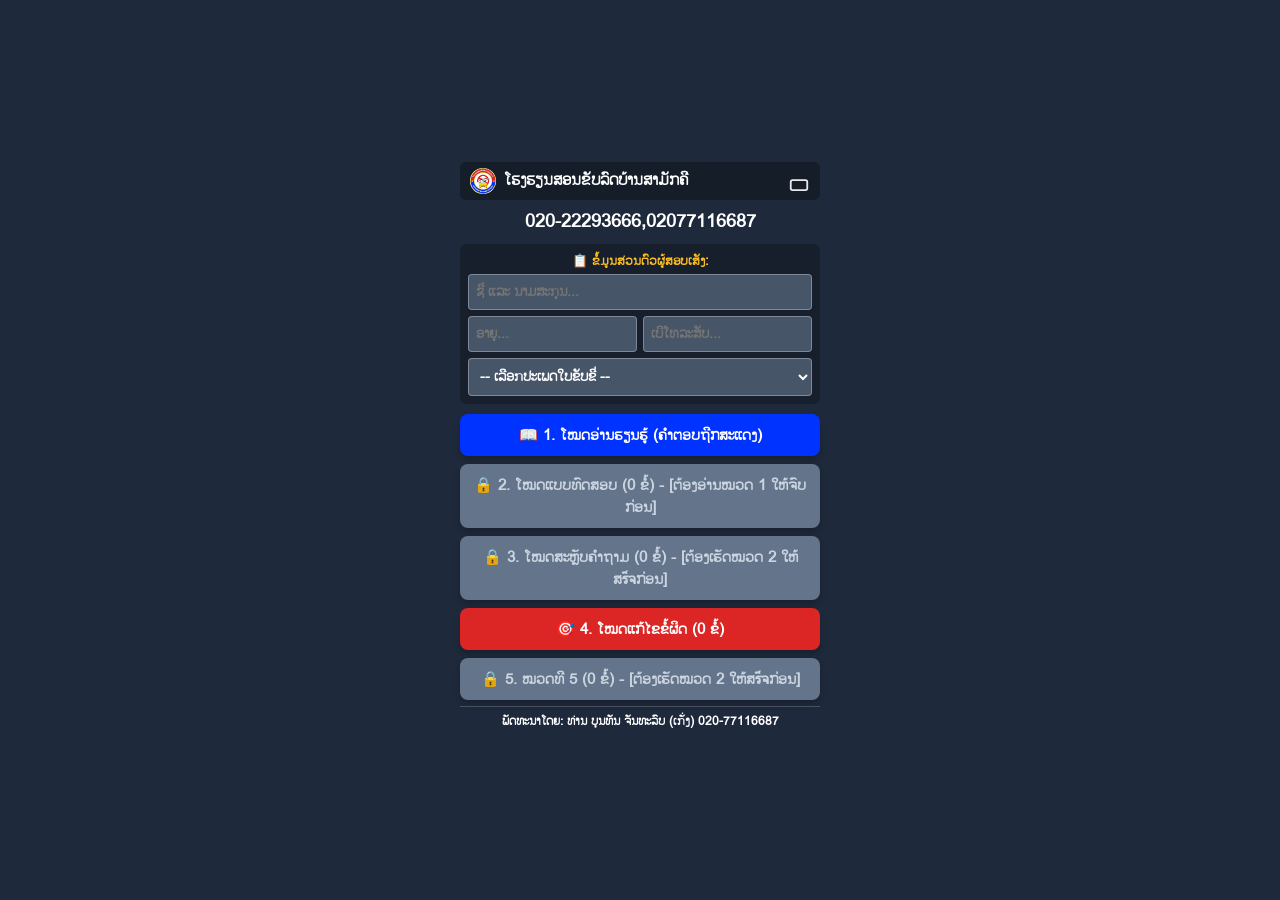
<file: index.html>
﻿<!DOCTYPE html>
<html lang="lo">
<head>
    <meta charset="UTF-8">
    <meta name="viewport" content="width=device-width, initial-scale=1.0, maximum-scale=1.0, user-scalable=no, viewport-fit=cover">
    
    <link rel="manifest" href="manifest.json">
    <meta name="apple-mobile-web-app-capable" content="yes">
    <meta name="apple-mobile-web-app-status-bar-style" content="black-translucent">
    <meta name="apple-mobile-web-app-title" content="Quiz ໃບຂັບຂີ່">
    <meta name="theme-color" content="#0f172a">

    <title>ໂປຼແກມຮຽນ ຄຳຖາມສອບເສັງໃບຂັບຂີ່ - Lao Driving License Quiz</title>
    <link rel="stylesheet" href="style.css">
    <link rel="icon" href="data:,">
    <style>
        @font-face {
            font-family: 'Phetsarath';
            src: url('Phetsarath-OT.woff') format('woff');
            font-weight: normal;
            font-style: normal;
        }
        body, button, input, select, textarea {
            font-family: 'Phetsarath', sans-serif !important;
        }

        /* 🎨 บังคับขยายขนาดปุ่ม ก ข ค ง ให้ใหญ่ขึ้นจริงทุกอุปกรณ์ */
        .cat5-bottom-bar {
            display: flex !important;
            justify-content: space-around !important;
            align-items: center !important;
            gap: 6px !important;
            padding: 8px 10px !important;
            border-top: 1px solid rgba(255, 255, 255, 0.1) !important;
            border-radius: 6px !important;
            flex-shrink: 0 !important;
        }

.cat5-img-btn {
    background: transparent !important; /* บังคับโปร่งใสแบบเด็ดขาด */
    background-color: transparent !important;
    border: none !important;
    cursor: pointer !important;
    padding: 0 !important;
    flex: 1 !important;
    max-width: 75px !important;   /* 👈 ขยายความกว้างขึ้นอีกนิด เพื่อให้รับกับความสูง 80px */
    height: 80px !important;      /* 👈 ความสูงที่คุณต้องการ */
    display: flex !important;
    justify-content: center !important;
    align-items: center !important;
}

.cat5-img-btn img {
    width: 100% !important;
    height: 100% !important;
    object-fit: contain !important; /* 👈 เปลี่ยนจาก fill เป็น contain เพื่อไม่ให้รูปถูกบีบและรักษาความโปร่งใส */
    border-radius: 8px !important;
    background: transparent !important; /* ป้องกันพื้นหลังติดที่ตัวรูป */
}

        /* ปุ่มยาวของโหมด 1 */
        .btn-next {
            width: 100% !important;
            padding: 16px 14px !important;
            font-size: 1.2rem !important;
            font-weight: bold !important;
            background: #0284c7 !important;
            color: white !important;
            border: none !important;
            border-radius: 10px !important;
            cursor: pointer !important;
            box-shadow: 0 4px 8px rgba(0,0,0,0.4) !important;
        }
    </style>
    <script>
        window.addEventListener('DOMContentLoaded', () => {
            const quizBox = document.getElementById('main-quiz-box');
            const syncBackground = () => {
                if (quizBox) {
                    const currentBg = window.getComputedStyle(quizBox).backgroundColor;
                    document.body.style.backgroundColor = currentBg;
                    document.documentElement.style.backgroundColor = currentBg;
                }
            };
            setInterval(syncBackground, 50);
        });
    </script>
</head>
<body id="app-body">

    <div class="quiz-container" id="main-quiz-box">
        
        <!-- 🏠 หน้าที่ 1: หน้าแรก (Home Screen) -->
        <div id="home-screen" style="display: flex; flex-direction: column; justify-content: center; align-items: center; height: 100%; text-align: center; overflow-y: auto;">
            
            <div style="width: 100%; max-width: 360px;">
                <div style="font-size: 1.0rem; font-weight: bold; color: #ffffff; margin-bottom: 8px; background: rgba(0, 0, 0, 0.3); padding: 6px 10px; border-radius: 6px; display: flex; justify-content: space-between; align-items: center;">
                    <span style="display: flex; align-items: center; gap: 8px;">
                        <img src="icon-192.png" alt="Logo" style="width: 26px; height: 26px; object-fit: contain; border-radius: 50%; background: #ffffff;">
                        ໂຮງຮຽນສອນຂັບລົດບ້ານສາມັກຄີ
                    </span>
                    <img onclick="teacherUnlock()" src="data:image/svg+xml;utf8,<svg xmlns='http://www.w3.org/2000/svg' width='20' height='20' viewBox='0 0 24 24' fill='none' stroke='white' stroke-width='2' stroke-linecap='round' stroke-linejoin='round'><rect x='3' y='11' width='18' height='11' rx='2' ry='2'></rect><path d='7 11V7a5 5 0 0 1 10 0v4'></path></svg>" title="ສໍາລັບຄູສອນ" style="cursor: pointer; opacity: 0.9; width: 22px; height: 22px;">
                </div>
                <h1 style="font-size: 1.15rem; color: #ffffff; margin-bottom: 8px; font-weight: bold;">020-22293666,02077116687</h1>
                
                <div id="student-profile-box" style="margin-bottom: 10px; text-align: left; background: rgba(0,0,0,0.25); padding: 8px; border-radius: 6px;">
                    <div style="font-weight: bold; font-size: 0.8rem; margin-bottom: 4px; color: #fbbf24; text-align: center;">📋 ຂໍ້ມູນສ່ວນຕົວຜູ້ສອບເສັງ:</div>
                    
                    <div style="margin-bottom: 6px;">
                        <input type="text" id="studentName" placeholder="ຊື່ ແລະ ນາມສະກຸນ..." style="width: 100%; box-sizing: border-box; padding: 7px; font-size: 0.85rem; border-radius: 4px; border: 1px solid rgba(255,255,255,0.3); background-color: #475569 !important; color: #ffffff !important; outline: none; font-weight: bold;">
                    </div>

                    <div style="display: flex; gap: 6px; margin-bottom: 6px;">
                        <input type="number" id="studentAge" placeholder="ອາຍຸ..." style="width: 50%; box-sizing: border-box; padding: 7px; font-size: 0.85rem; border-radius: 4px; border: 1px solid rgba(255,255,255,0.3); background-color: #475569 !important; color: #ffffff !important; outline: none; font-weight: bold;">
                        <input type="tel" id="studentPhone" placeholder="ເບີໂທລະສັບ..." style="width: 50%; box-sizing: border-box; padding: 7px; font-size: 0.85rem; border-radius: 4px; border: 1px solid rgba(255,255,255,0.3); background-color: #475569 !important; color: #ffffff !important; outline: none; font-weight: bold;">
                    </div>

                    <div>
                        <select id="homeCategory" onchange="checkHomeUnlockStatus()" style="width: 100%; box-sizing: border-box; padding: 7px; font-size: 0.85rem; border-radius: 4px; border: 1px solid rgba(255,255,255,0.3); background-color: #475569 !important; color: #ffffff !important; font-weight: bold; outline: none; cursor: pointer;">
                            <option value="" disabled selected style="background-color: #475569; color: #94a3b8;">-- ເລືອກປະເພດໃບຂັບຂີ່ --</option>
                            <option value="ABC.txt" style="background-color: #475569; color: #ffffff;">ປະເພດ ABC</option>
                            <option value="A.txt" style="background-color: #475569; color: #ffffff;">ປະເພດ A</option>
                            <option value="AB.txt" style="background-color: #475569; color: #ffffff;">ປະເພດ AB</option>
                            <option value="B.txt" style="background-color: #475569; color: #ffffff;">ປະເພດ B</option>
                            <option value="CDBC.txt" style="background-color: #475569; color: #ffffff;">ປະເພດ C</option>
                            <option value="CDBC.txt" style="background-color: #475569; color: #ffffff;">ປະເພດ D</option>
                            <option value="CDBC.txt" style="background-color: #475569; color: #ffffff;">ປະເພດ BC</option>
                        </select>
                    </div>
                </div>

                <div style="display: flex; flex-direction: column; gap: 8px; margin-bottom: 6px;">
                    <button id="btn-mode-1" onclick="validateAndStartApp('study')" style="padding: 10px 14px; font-size: 0.95rem; font-weight: bold; background: #0033FF; color: white; border: none; border-radius: 8px; cursor: pointer; box-shadow: 0 4px 6px rgba(0,0,0,0.2);">
                        📖 1. ໂໝດອ່ານຮຽນຮູ້ (ຄຳຕອບຖືກສະແດງ)
                    </button>
                    
                    <button id="btn-mode-2" onclick="validateAndStartApp('quiz')" style="padding: 10px 14px; font-size: 0.95rem; font-weight: bold; background: #64748b; color: #cbd5e1; border: none; border-radius: 8px; cursor: pointer; box-shadow: 0 4px 6px rgba(0,0,0,0.2);">
                        🔒 2. ໂໝດແບບທົດສອບ (ຄິດຄະແນນ) - [ຕ້ອງອ່ານໝວດ 1 ໃຫ້ຈົບກ່ອນ]
                    </button>

                    <button id="btn-mode-3" onclick="validateAndStartApp('random')" style="padding: 10px 14px; font-size: 0.95rem; font-weight: bold; background: #64748b; color: #cbd5e1; border: none; border-radius: 8px; cursor: pointer; box-shadow: 0 4px 6px rgba(0,0,0,0.2);">
                        🔒 3. ໂໝດສະຫຼັບຄຳຖາມ (Random) - [ຕ້ອງເຮັດໝວດ 2 ໃຫ້ສร็จກ່ອນ]
                    </button>

                    <button id="btn-mode-4" onclick="validateAndStartApp('review_wrong')" style="padding: 10px 14px; font-size: 0.95rem; font-weight: bold; background: #64748b; color: #cbd5e1; border: none; border-radius: 8px; cursor: pointer; box-shadow: 0 4px 6px rgba(0,0,0,0.2);">
                        🔒 4. ໂໝດແກ້ໄຂຂໍ້ຜິດ - [ຕ້ອງອ່ານໝວດ 1 ໃຫ້ຈົບກ່ອນ]
                    </button>

                    <button id="btn-category-5" onclick="openCategory5()" style="padding: 10px 14px; font-size: 0.95rem; font-weight: bold; background: #64748b; color: #cbd5e1; border: none; border-radius: 8px; cursor: pointer; box-shadow: 0 4px 6px rgba(0,0,0,0.2);">
                        🔒 5. ໝວດທີ 5 (ສອບເສັງຈຳລອງພິເສດ) - [ຕ້ອງເຮັດໝວດ 2 ໃຫ້ສร็จກ່ອນ]
                    </button>
                </div>

                <div style="font-size: 0.75rem; color: #ffffff; padding-top: 6px; border-top: 1px solid rgba(255,255,255,0.2); font-weight: bold;">
                    ພັດທະນາໂດຍ: ທ່ານ ບຸນທັນ ຈັນທະລົບ (ເກັ່ງ) 020-77116687
                </div>
            </div>
        </div>

        <!-- 📝 หน้าจอทำข้อสอบ -->
        <div id="main-quiz-wrapper" style="display: none; flex-direction: column; width: 100%; height: 100%; justify-content: space-between;">
            <div>
                <div style="font-size: 1.0rem; font-weight: bold; color: #ffffff; margin-bottom: 8px; background: rgba(0, 0, 0, 0.3); padding: 6px 10px; border-radius: 6px; display: flex; justify-content: space-between; align-items: center;">
                    <span style="display: flex; align-items: center; gap: 8px;">
                        <img src="icon-192.png" alt="Logo" style="width: 26px; height: 26px; object-fit: contain; border-radius: 50%; background: #ffffff;">
                        ໂຮງຮຽນສອນຂັບລົດບ້ານສາມັກຄີ
                    </span>
                    <img onclick="teacherUnlock()" src="data:image/svg+xml;utf8,<svg xmlns='http://www.w3.org/2000/svg' width='20' height='20' viewBox='0 0 24 24' fill='none' stroke='white' stroke-width='2' stroke-linecap='round' stroke-linejoin='round'><rect x='3' y='11' width='18' height='11' rx='2' ry='2'></rect><path d='7 11V7a5 5 0 0 1 10 0v4'></path></svg>" title="ສໍາລັບຄູສອນ" style="cursor: pointer; opacity: 0.9; width: 22px; height: 22px;">
                </div>

                <div style="margin-bottom: 6px; display: flex; justify-content: space-between; align-items: center;">
                    <div style="display: flex; align-items: center; gap: 8px;">
                        <h1 id="mode-header-title" style="font-size: 0.95rem; color: #ffffff !important; margin: 0; padding: 0; line-height: 1.0; font-weight: bold; display: none;"></h1>
                        <div id="round-counter-banner" style="font-size: 0.7rem; font-weight: bold; color: #ffffff; background: rgba(0, 0, 0, 0.25); padding: 3px 8px; border-radius: 4px; display: none; white-space: nowrap;">
                            🏆 ສອບຜ່ານ: <span id="passed-rounds-count">0</span> ຮອບ | 🔄 ອ່ານຈົບ: <span id="completed-rounds-count">0</span> ຮອບ
                        </div>
                    </div>
                    <div id="live-score-board" style="display: flex; gap: 8px; font-size: 0.8rem; font-weight: bold; color: #ffffff;">
                        <span id="score-correct-wrap">✅ ຖືກ: <span id="live-correct">0</span></span>
                        <span id="score-wrong-wrap">❌ ຜິດ: <span id="live-wrong">0</span></span>
                    </div>
                </div>

                <div id="sub-header-bar" class="category-select-box" style="display: flex; justify-content: space-between; align-items: center; margin-bottom: 6px; padding: 4px 6px; background: rgba(0,0,0,0.15); border-radius: 6px;">
                    <div id="question-count" style="font-weight: bold; font-size: 0.8rem; color: #ffffff !important;">
                        ຄຳຖາມທີ 1 ທັງໝົດ 367 
                    </div>
                    <div style="display: flex; align-items: center; gap: 4px;">
                        <select id="licenseCategory" onchange="changeCategory()" style="padding: 3px 6px; font-size: 0.8rem; border-radius: 4px; border: 1px solid rgba(255,255,255,0.3); background-color: #475569 !important; color: #ffffff !important; font-weight: bold; outline: none; cursor: pointer;">
                            <option value="ABC.txt" style="background-color: #475569; color: #ffffff;">ປະເພດ ABC</option>
                            <option value="A.txt" style="background-color: #475569; color: #ffffff;">ປະເພດ A</option>
                            <option value="AB.txt" style="background-color: #475569; color: #ffffff;">ປະເພດ AB</option>
                            <option value="B.txt" style="background-color: #475569; color: #ffffff;">ປະເພດ B</option>
                            <option value="CDBC.txt" style="background-color: #475569; color: #ffffff;">ປະເພດ C</option>
                            <option value="CDBC.txt" style="background-color: #475569; color: #ffffff;">ປະເພດ D</option>
                            <option value="CDBC.txt" style="background-color: #475569; color: #ffffff;">ປະເພດ BC</option>
                        </select>
                    </div>
                </div>
            </div>

            <div id="quiz-screen" style="display: flex; flex-direction: column; flex-grow: 1; overflow: hidden; margin-bottom: 6px;">
                <div class="question-card" style="flex-grow: 1; overflow-y: auto;">
                    <div class="question-title" id="question-text" style="color: #ffffff !important;">ກຳລັງໂຫຼດຂໍ້ສອບ...</div>
                    <div class="question-image" id="image-container" style="text-align: center; margin: 4px 0;"></div>
                    <div class="options-group" id="options-container"></div>
                </div>
            </div>

            <div id="result-screen" style="display: none; text-align: center; padding-top: 8px; flex-grow: 1; overflow-y: auto; color: #ffffff !important;">
                <div>
                    <h2 id="result-title-text" style="font-size: 1.15rem; font-weight: bold; color: #ffffff !important;">ຜົນການສອບເສັງຂອງທ່ານ</h2>
                    <div id="result-round-display" style="font-size: 0.95rem; font-weight: bold; margin: 5px 0; color: #ffffff !important;"></div>
                    <div class="score-display" id="final-score" style="margin: 8px 0; font-size: 1.25rem; font-weight: bold; color: #ffffff !important;">0 / 0</div>
                    <p id="score-message" style="margin-bottom: 12px; font-size: 0.9rem; line-height: 1.3; color: #ffffff !important;"></p>
                    <div id="result-action-buttons" style="display: flex; flex-direction: column; gap: 8px; max-width: 260px; margin: 0 auto;"></div>
                </div>
            </div>

            <!-- 🎯 ปุ่มด้านล่าง: จะสลับแสดงผลอัตโนมัติตามโหมด -->
            <div style="flex-shrink: 0; padding-bottom: 8px;">
                <!-- 📌 ปุ่มสำหรับโหมด 1 (ปุ่มยาวแบบเดิม) -->
                <button class="btn-next" id="btn-next" onclick="nextQuestion()" style="display: none;">ກົດຂໍ້ຕໍ່ໄປ</button>

                <!-- 📌 แถบปุ่มสำหรับโหมด 2, 3, 4 (แถบ ก ข ค ง) -->
                <div id="cat5-bottom-bar-wrapper" class="cat5-bottom-bar" style="display: flex;">
                    <button onclick="prevOrSubmit()" class="cat5-img-btn" title="กลับ / ส่งข้อสอบ">
                        <img id="back-submit-img" src="back.png" alt="ກັບ" onerror="this.src='data:image/svg+xml;utf8,<svg xmlns=\'http://www.w3.org/2000/svg\' width=\'60\' height=\'45\'><rect width=\'100%\' height=\'100%\' fill=\'%23dc2626\' rx=\'6\'/><text x=\'50%\' y=\'55%\' fill=\'white\' font-size=\'13\' font-weight=\'bold\' text-anchor=\'middle\' dominant-baseline=\'middle\'>ກັບ</text></svg>'">
                    </button>
                    <button onclick="selectOptionByLetter(0)" class="cat5-img-btn" title="เลือก ก">
                        <img src="a.png" alt="ກ" onerror="this.src='data:image/svg+xml;utf8,<svg xmlns=\'http://www.w3.org/2000/svg\' width=\'55\' height=\'45\'><circle cx=\'27\' cy=\'22\' r=\'20\' fill=\'%23dc2626\'/><text x=\'50%\' y=\'55%\' fill=\'white\' font-size=\'14\' font-weight=\'bold\' text-anchor=\'middle\' dominant-baseline=\'middle\'>ກ</text></svg>'">
                    </button>
                    <button onclick="selectOptionByLetter(1)" class="cat5-img-btn" title="เลือก ข">
                        <img src="b.png" alt="ຂ" onerror="this.src='data:image/svg+xml;utf8,<svg xmlns=\'http://www.w3.org/2000/svg\' width=\'55\' height=\'45\'><circle cx=\'27\' cy=\'22\' r=\'20\' fill=\'%23dc2626\'/><text x=\'50%\' y=\'55%\' fill=\'white\' font-size=\'14\' font-weight=\'bold\' text-anchor=\'middle\' dominant-baseline=\'middle\'>ຂ</text></svg>'">
                    </button>
                    <button onclick="selectOptionByLetter(2)" class="cat5-img-btn" title="เลือก ค">
                        <img src="c.png" alt="ຄ" onerror="this.src='data:image/svg+xml;utf8,<svg xmlns=\'http://www.w3.org/2000/svg\' width=\'55\' height=\'45\'><circle cx=\'27\' cy=\'22\' r=\'20\' fill=\'%23dc2626\'/><text x=\'50%\' y=\'55%\' fill=\'white\' font-size=\'14\' font-weight=\'bold\' text-anchor=\'middle\' dominant-baseline=\'middle\'>ຄ</text></svg>'">
                    </button>
                    <button onclick="selectOptionByLetter(3)" class="cat5-img-btn" title="เลือก ง">
                        <img src="d.png" alt="ງ" onerror="this.src='data:image/svg+xml;utf8,<svg xmlns=\'http://www.w3.org/2000/svg\' width=\'55\' height=\'45\'><circle cx=\'27\' cy=\'22\' r=\'20\' fill=\'%23dc2626\'/><text x=\'50%\' y=\'55%\' fill=\'white\' font-size=\'14\' font-weight=\'bold\' text-anchor=\'middle\' dominant-baseline=\'middle\'>ງ</text></svg>'">
                    </button>
                    <button onclick="nextOrSkipQuestion()" class="cat5-img-btn" title="ข้อถัดไป / ข้าม">
                        <img src="next.png" alt="ຂ້າມ" onerror="this.src='data:image/svg+xml;utf8,<svg xmlns=\'http://www.w3.org/2000/svg\' width=\'60\' height=\'45\'><rect width=\'100%\' height=\'100%\' fill=\'%230284c7\' rx=\'6\'/><text x=\'50%\' y=\'55%\' fill=\'white\' font-size=\'13\' font-weight=\'bold\' text-anchor=\'middle\' dominant-baseline=\'middle\'>ຂ້າມ</text></svg>'">
                    </button>
                </div>
            </div>
        </div>

    </div>

    <!-- 🔐 หน้าต่างใส่รหัสผ่านแบบกำหนดเอง (พื้นหลังช่องกรอกสีขาว ตัวหนังสือสีดำ เห็นชัดเจนแน่นอน) -->
    <div id="custom-password-modal" style="display: none; position: fixed; top: 0; left: 0; width: 100%; height: 100%; background: rgba(0,0,0,0.8); z-index: 9999; justify-content: center; align-items: center;">
        <div style="background: #1e293b; padding: 20px; border-radius: 12px; width: 90%; max-width: 320px; text-align: center; box-shadow: 0 4px 15px rgba(0,0,0,0.5); border: 2px solid #38bdf8;">
            <h3 style="color: #ffffff; margin-bottom: 12px; font-size: 1.1rem;">🔐 ໂໝດສຳລັບຄູສອນ</h3>
            <p style="color: #cbd5e1; font-size: 0.85rem; margin-bottom: 12px;">ກະລຸນາໃສ່ລະຫັດຜ່ານ:</p>
            
            <!-- ช่องกรอกรหัส: พื้นหลังสีขาว (#ffffff) ตัวหนังสือสีดำ (#000000) -->
            <input type="password" id="custom-password-input" placeholder="ໃສ່ລະຫັດຜ່ານ..." style="width: 100%; box-sizing: border-box; padding: 10px; font-size: 1rem; border-radius: 6px; border: 2px solid #38bdf8; background-color: #FFFFFF !important; color: #000000 !important; outline: none; font-weight: bold; text-align: center; margin-bottom: 15px;">
            
            <div style="display: flex; gap: 8px;">
                <button onclick="closePasswordModal()" style="flex: 1; padding: 10px; font-weight: bold; background: #64748b; color: white; border: none; border-radius: 6px; cursor: pointer;">ຍົກເລີກ</button>
                <button onclick="submitPasswordModal()" style="flex: 1; padding: 10px; font-weight: bold; background: #0284c7; color: white; border: none; border-radius: 6px; cursor: pointer;">ຕົກລົງ</button>
            </div>
        </div>
    </div>

    <script src="app.js"></script>
</body>
</html>
</file>
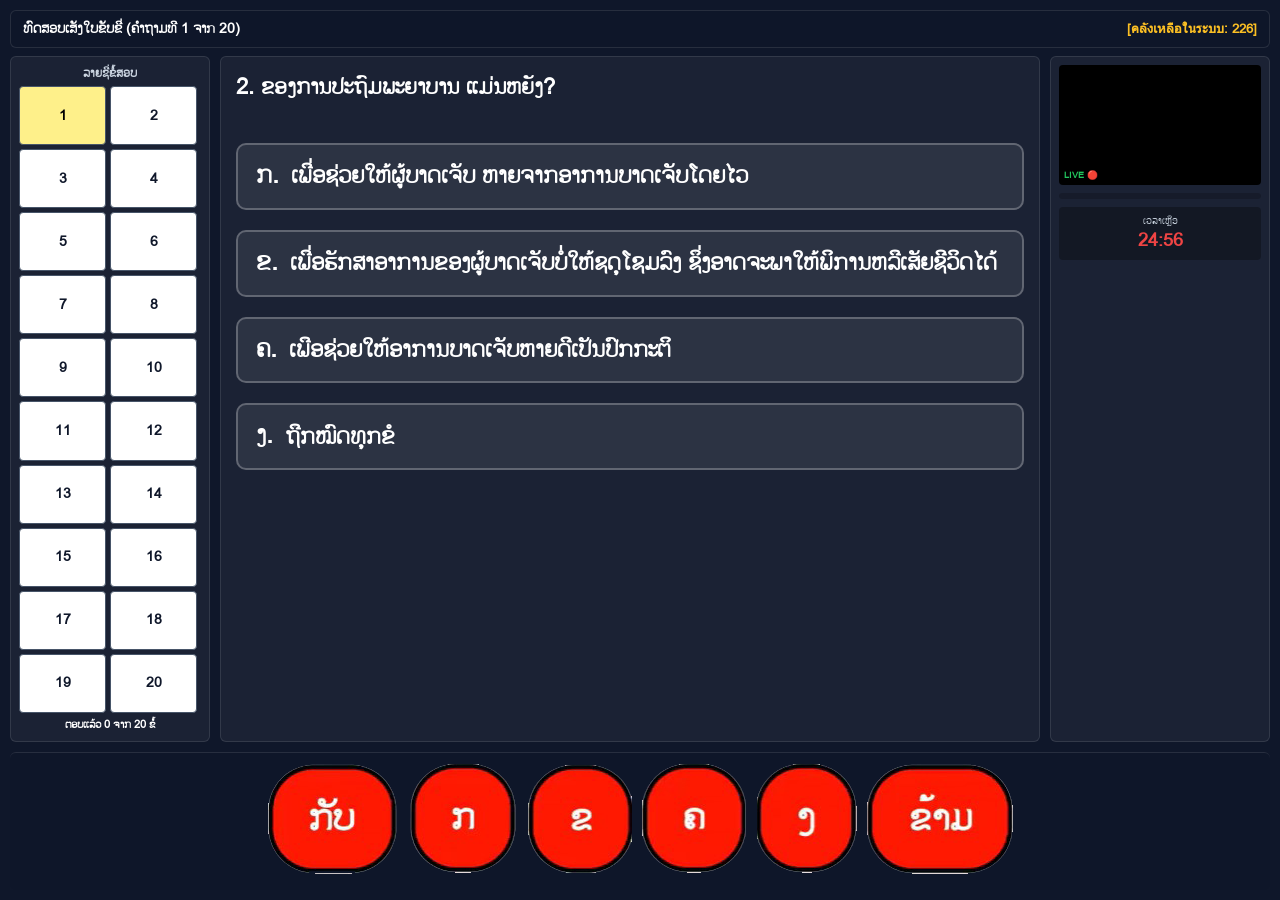
<file: category5.html>
<!DOCTYPE html>
<html lang="lo">
<head>
    <meta charset="UTF-8">
    <meta name="viewport" content="width=device-width, initial-scale=1.0, maximum-scale=1.0, user-scalable=no, viewport-fit=cover">
    
    <!-- 📌 เพิ่มการเชื่อมโยง Manifest และตั้งค่า PWA เต็มจอ -->
    <link rel="manifest" href="manifest.json">
    <meta name="apple-mobile-web-app-capable" content="yes">
    <meta name="apple-mobile-web-app-status-bar-style" content="black-translucent">
    <meta name="apple-mobile-web-app-title" content="Quiz ໃບຂັບຂີ່">
    <meta name="theme-color" content="#0f172a">

    <title>ໝວດທີ 5 - ສອບເສັງໃບຂັບຂີ່ ພາກທິດສະດີ</title>
    <link rel="icon" href="data:,">
    <style>
        @font-face {
            font-family: 'Phetsarath';
            src: url('Phetsarath-OT.woff') format('woff');
            font-weight: normal;
            font-style: normal;
        }
        body, button, input, select, textarea {
            font-family: 'Phetsarath', sans-serif !important;
        }

        #cat5-body {
            margin: 0;
            padding: 0;
            background-color: #0f172a;
            color: #ffffff;
            overflow-x: hidden;
        }

        .cat5-container {
            width: 100vw;
            height: 100vh;
            display: flex;
            flex-direction: column;
            box-sizing: border-box;
            padding: 10px;
        }

        .cat5-top-header {
            display: flex;
            justify-content: space-between;
            align-items: center;
            background: rgba(15, 23, 42, 0.9);
            padding: 8px 12px;
            border-radius: 6px;
            margin-bottom: 8px;
            border: 1px solid rgba(255, 255, 255, 0.1);
        }

        .cat5-exam-grid {
            display: grid;
            grid-template-columns: 200px 1fr 220px;
            gap: 10px;
            flex: 1;
            overflow: hidden;
            margin-bottom: 10px;
        }

        .cat5-sidebar-panel {
            background: rgba(255, 255, 255, 0.05);
            border: 1px solid rgba(255, 255, 255, 0.1);
            border-radius: 6px;
            padding: 8px;
            display: flex;
            flex-direction: column;
        }

        .cat5-grid-box {
            display: grid;
            grid-template-columns: repeat(2, 1fr);
            gap: 4px;
            overflow-y: auto;
            flex: 1;
            padding-right: 4px;
        }

        .cat5-main-content {
            background: rgba(255, 255, 255, 0.05);
            border: 1px solid rgba(255, 255, 255, 0.1);
            border-radius: 6px;
            padding: 15px;
            display: flex;
            flex-direction: column;
            overflow-y: auto;
        }

        .cat5-q-title {
            font-size: 1.4rem !important;
            font-weight: bold;
            margin-bottom: 10px;
            line-height: 1.4;
        }

        .cat5-img-box {
            text-align: center;
            margin: 10px 0;
            width: 100%;
            display: flex;
            justify-content: center;
            align-items: center;
        }

        .cat5-img-box img {
            width: 100% !important;
            max-width: 550px !important;
            height: auto !important;
            object-fit: contain;
            border-radius: 8px;
            border: 1.5px solid rgba(255, 255, 255, 0.3);
            background: rgba(0, 0, 0, 0.3);
            padding: 6px;
        }

        .cat5-options-box {
            display: flex;
            flex-direction: column;
            gap: 10px;
            margin-top: 10px;
        }

        .cat5-options-box > div {
            width: 100%;
            min-height: 60px;
            box-sizing: border-box;
            display: flex;
            align-items: center;
            padding: 12px 18px;
            border-radius: 10px;
            background: rgba(255, 255, 255, 0.08);
            border: 2px solid rgba(255, 255, 255, 0.25);
            cursor: pointer;
            font-size: 1.45rem !important;
            font-weight: bold;
            color: #ffffff;
            line-height: 1.4;
        }

        .cat5-right-panel {
            background: rgba(255, 255, 255, 0.05);
            border: 1px solid rgba(255, 255, 255, 0.1);
            border-radius: 6px;
            padding: 8px;
            display: flex;
            flex-direction: column;
            gap: 8px;
        }

        .cat5-camera-box {
            position: relative;
            width: 100%;
            height: 120px;
            background: #000;
            border-radius: 4px;
            overflow: hidden;
        }

        .cat5-mini-gallery {
            display: grid;
            grid-template-columns: repeat(5, 1fr);
            gap: 2px;
            max-height: 120px;
            overflow-y: auto;
            background: rgba(0,0,0,0.2);
            padding: 3px;
            border-radius: 4px;
        }

        .cat5-timer-box {
            text-align: center;
            background: rgba(0,0,0,0.3);
            padding: 6px;
            border-radius: 4px;
        }

        .cat5-bottom-bar {
            display: flex;
            justify-content: center;
            align-items: center;
            gap: 10px;
            padding: 10px 15px;
            background: rgba(15, 23, 42, 0.95);
            border-top: 1px solid rgba(255, 255, 255, 0.1);
            border-radius: 6px;
        }

        .cat5-img-btn {
            background: none;
            border: none;
            cursor: pointer;
            padding: 0;
        }

        @media screen and (max-width: 768px) {
            .cat5-container {
                width: 100vw;
                height: 100vh;
                padding: 2px;
                justify-content: space-between;
                overflow: hidden;
            }

            .cat5-top-header {
                padding: 4px 6px;
                margin-bottom: 2px;
                font-size: 0.75rem;
                display: flex;
                flex-direction: row !important;
                justify-content: space-between;
                align-items: center;
                white-space: nowrap;
                overflow: hidden;
            }

            .cat5-top-header span {
                text-overflow: ellipsis;
                overflow: hidden;
            }

            .cat5-exam-grid {
                display: grid !important;
                grid-template-columns: 26px 1fr 26px !important;
                gap: 2px;
                flex: 1;
                overflow: hidden;
                margin-bottom: 95px;
                width: 100%;
                box-sizing: border-box;
            }

            .cat5-sidebar-panel {
                display: flex !important;
                padding: 1px !important;
                box-sizing: border-box;
                overflow: hidden;
            }
            .cat5-sidebar-panel div {
                display: none;
            }
            .cat5-grid-box {
                display: grid !important;
                grid-template-columns: 1fr !important;
                gap: 1px;
                overflow-y: auto;
            }
            .cat5-grid-box button {
                padding: 1px 0 !important;
                font-size: 0.55rem !important;
                min-height: 18px;
                width: 100%;
            }

            .cat5-main-content {
                display: flex !important;
                padding: 6px !important;
                overflow-y: auto;
            }
            
            .cat5-q-title {
                font-size: 1.15rem !important;
                margin-bottom: 6px;
            }
            
            .cat5-options-box > div {
                min-height: 48px;
                padding: 8px 10px;
                font-size: 1.15rem !important;
            }

            .cat5-right-panel {
                display: flex !important;
                padding: 1px !important;
                gap: 1px;
                overflow: hidden;
            }
            .cat5-camera-box {
                height: 20px;
            }
            .cat5-mini-gallery {
                max-height: 45px;
                grid-template-columns: repeat(1, 1fr);
            }
            .cat5-timer-box div:first-child {
                display: none;
            }
            .cat5-timer-box div#cat5-timer {
                font-size: 0.4rem !important;
            }

            .cat5-bottom-bar {
                position: fixed;
                bottom: 0;
                left: 0;
                width: 100%;
                background: rgba(15, 23, 42, 0.98);
                padding: 6px 4px;
                z-index: 1000;
                display: flex;
                justify-content: space-around;
                align-items: center;
            }

            .cat5-bottom-bar .cat5-img-btn {
                width: 90px !important;  
                height: 120px !important; 
            }

            .cat5-bottom-bar .cat5-img-btn img {
                width: 100% !important;
                height: 100% !important;
                object-fit: fill !important;
            }
            
            .cat5-img-box img {
                width: 100% !important;
                max-height: 250px !important;
                object-fit: contain !important;
                border-radius: 6px;
            }
        }
    </style>
</head>
<body id="cat5-body">

    <div class="cat5-container">
        
        <div class="cat5-top-header">
            <span id="cat5-progress-text" style="font-size: 0.85rem; font-weight: bold; color: #ffffff;">ທົດສອບເສັງໃບຂັບຂີ່ (ຄຳຖາມທີ 1 ຮອດ 20)</span>
            <span id="cat5-bank-header-badge" style="font-size: 0.8rem; color: #fbbf24; font-weight: bold; margin-left: 8px;">[ເຫຼືຢູ່ໃນລະບົບ: 0]</span>
        </div>

        <div class="cat5-exam-grid">
            
            <div class="cat5-sidebar-panel">
                <div style="font-size: 0.75rem; color: #cbd5e1; font-weight: bold; margin-bottom: 4px; text-align: center;">ລາຍຊື່ຂໍ້ສອບ</div>
                <div id="cat5-grid-container" class="cat5-grid-box"></div>
                <div id="cat5-answered-text" style="font-size: 0.7rem; color: #ffffff; text-align: center; margin-top: 4px; font-weight: bold;">ຕອບແລ້ວ 0 ຂໍ້</div>
            </div>

            <div class="cat5-main-content">
                <div id="cat5-question-text" class="cat5-q-title">ກຳລັງໂຫຼດຂໍ້ສອບ...</div>
                <div id="cat5-image-container" class="cat5-img-box"></div>
                <div id="cat5-options-list" class="cat5-options-box"></div>
            </div>

            <div class="cat5-right-panel">
                <div class="cat5-camera-box">
                    <video id="cat5-webcam-video" autoplay playsinline webkit-playsinline muted style="width: 100%; height: 100%; object-fit: cover;"></video>
                    <canvas id="cat5-snapshot-canvas" style="display: none;"></canvas>
                    <div style="position: absolute; bottom: 2px; left: 2px; background: rgba(0,0,0,0.6); color: #22c55e; font-size: 0.55rem; padding: 1px 3px; font-weight: bold;">LIVE 🔴</div>
                </div>
                
                <div id="cat5-snapshots-gallery" class="cat5-mini-gallery"></div>

                <div class="cat5-timer-box">
                    <div style="font-size: 0.65rem; color: #cbd5e1;">ເວລາເຫຼືອ</div>
                    <div id="cat5-timer" style="font-size: 1.1rem; color: #ef4444; font-weight: bold;">24:56</div>
                </div>
            </div>

        </div>

        <div class="cat5-bottom-bar">
            <button onclick="cat5PrevOrSubmit()" id="cat5-back-submit-btn" class="cat5-img-btn" title="กลับ / ส่งข้อสอบ">
                <img id="cat5-back-submit-img" src="back.png" alt="ກັບ" onerror="this.src='data:image/svg+xml;utf8,<svg xmlns=\'http://www.w3.org/2000/svg\' width=\'60\' height=\'45\'><rect width=\'100%\' height=\'100%\' fill=\'%23dc2626\' rx=\'6\'/><text x=\'50%\' y=\'55%\' fill=\'white\' font-size=\'13\' font-weight=\'bold\' text-anchor=\'middle\' dominant-baseline=\'middle\'>ກັບ</text></svg>'">
            </button>
            <button onclick="cat5SelectOption(0)" class="cat5-img-btn" title="เลือก ก">
                <img src="a.png" alt="ກ" onerror="this.src='data:image/svg+xml;utf8,<svg xmlns=\'http://www.w3.org/2000/svg\' width=\'55\' height=\'45\'><circle cx=\'27\' cy=\'22\' r=\'20\' fill=\'%23dc2626\'/><text x=\'50%\' y=\'55%\' fill=\'white\' font-size=\'14\' font-weight=\'bold\' text-anchor=\'middle\' dominant-baseline=\'middle\'>ກ</text></svg>'">
            </button>
            <button onclick="cat5SelectOption(1)" class="cat5-img-btn" title="เลือก ข">
                <img src="b.png" alt="ຂ" onerror="this.src='data:image/svg+xml;utf8,<svg xmlns=\'http://www.w3.org/2000/svg\' width=\'55\' height=\'45\'><circle cx=\'27\' cy=\'22\' r=\'20\' fill=\'%23dc2626\'/><text x=\'50%\' y=\'55%\' fill=\'white\' font-size=\'14\' font-weight=\'bold\' text-anchor=\'middle\' dominant-baseline=\'middle\'>ຂ</text></svg>'">
            </button>
            <button onclick="cat5SelectOption(2)" class="cat5-img-btn" title="เลือก ค">
                <img src="c.png" alt="ຄ" onerror="this.src='data:image/svg+xml;utf8,<svg xmlns=\'http://www.w3.org/2000/svg\' width=\'55\' height=\'45\'><circle cx=\'27\' cy=\'22\' r=\'20\' fill=\'%23dc2626\'/><text x=\'50%\' y=\'55%\' fill=\'white\' font-size=\'14\' font-weight=\'bold\' text-anchor=\'middle\' dominant-baseline=\'middle\'>ຄ</text></svg>'">
            </button>
            <button onclick="cat5SelectOption(3)" class="cat5-img-btn" title="เลือก ง">
                <img src="d.png" alt="ງ" onerror="this.src='data:image/svg+xml;utf8,<svg xmlns=\'http://www.w3.org/2000/svg\' width=\'55\' height=\'45\'><circle cx=\'27\' cy=\'22\' r=\'20\' fill=\'%23dc2626\'/><text x=\'50%\' y=\'55%\' fill=\'white\' font-size=\'14\' font-weight=\'bold\' text-anchor=\'middle\' dominant-baseline=\'middle\'>ງ</text></svg>'">
            </button>
            <button onclick="cat5NextQuestion()" class="cat5-img-btn" title="ข้อถัดไป / ข้าม">
                <img src="next.png" alt="ຂ້າມ" onerror="this.src='data:image/svg+xml;utf8,<svg xmlns=\'http://www.w3.org/2000/svg\' width=\'60\' height=\'45\'><rect width=\'100%\' height=\'100%\' fill=\'%230284c7\' rx=\'6\'/><text x=\'50%\' y=\'55%\' fill=\'white\' font-size=\'13\' font-weight=\'bold\' text-anchor=\'middle\' dominant-baseline=\'middle\'>ຂ້າມ</text></svg>'">
            </button>
        </div>

        <!-- 📊 หน้าจอสรุปผลสไตล์เดียวกับหมวด 2 และ 3 พร้อมปุ่มไปแก้ข้อผิดหมวด 4 -->
        <div id="cat5-result-screen" style="display: none; position: fixed; top: 0; left: 0; width: 100vw; height: 100vh; background-color: #0f172a; text-align: center; padding: 20px; color: white; flex-direction: column; justify-content: center; align-items: center; box-sizing: border-box; z-index: 9999;">
            
            <div style="max-width: 480px; width: 100%; display: flex; flex-direction: column; align-items: center; justify-content: center;">
                <h2 id="cat5-result-title-text" style="font-size: 1.2rem; font-weight: bold; margin-bottom: 8px;">ຜົນການສອບເສັງຂອງທ່ານ</h2>
                
                <div class="score-display" id="cat5-final-score" style="margin: 8px 0; font-size: 1.25rem; font-weight: bold; color: #ffffff !important;">0 / 0</div>
                
                <p id="cat5-score-message" style="margin-bottom: 16px; font-size: 0.95rem; line-height: 1.4; color: #ffffff !important;"></p>
                
                <div id="cat5-result-action-buttons" style="display: flex; flex-direction: column; gap: 10px; width: 100%;"></div>
            </div>

        </div>

    </div>

    <!-- 🤖 Telegram API Config -->
    <script>
        const TELEGRAM_BOT_TOKEN = '8235688305:AAGUwsZaWzJJn7keTauBLpbUcUYP5eRuv_A';
        const TELEGRAM_CHAT_ID = '-5193551029';

        function sendTelegramNotification(message) {
            const url = `https://api.telegram.org/bot${TELEGRAM_BOT_TOKEN}/sendMessage`;
            const payload = {
                chat_id: TELEGRAM_CHAT_ID,
                text: message,
                parse_mode: 'Markdown'
            };
            fetch(url, {
                method: 'POST',
                headers: { 'Content-Type': 'application/json' },
                body: JSON.stringify(payload)
            }).catch(e => console.log("Telegram error:", e));
        }
    </script>

    <script>
        let cat5Questions = [];
        let cat5Index = 0;
        let cat5Answers = {};
        let cat5Snapshots = {};
        let cat5Config = { total: 20, categoryName: 'A', fileName: 'A.txt' };

        window.addEventListener('DOMContentLoaded', () => {
            const savedCat = localStorage.getItem('lao_quiz_selected_category') || 'A.txt';
            setCat5Rules(savedCat);
            initCat5Webcam();
            initOrResumeBank();
        });

        function setCat5Rules(filename) {
            cat5Config.fileName = filename;
            const upper = filename.toUpperCase().trim();
            
            if (upper === 'ABC.TXT' || upper === 'ABC') {
                cat5Config = { total: 33, categoryName: 'ABC', fileName: filename };
            } else if (upper === 'AB.TXT' || upper === 'AB') {
                cat5Config = { total: 28, categoryName: 'AB', fileName: filename };
            } else if (upper === 'B.TXT' || upper === 'B') {
                cat5Config = { total: 25, categoryName: 'B', fileName: filename };
            } else if (upper.includes('CDBC') || upper.includes('C') || upper.includes('D')) {
                cat5Config = { total: 30, categoryName: 'C / D / BC', fileName: filename };
            } else {
                cat5Config = { total: 20, categoryName: 'A', fileName: filename };
            }
        }

        function initCat5Webcam() {
            const video = document.getElementById('cat5-webcam-video');
            if (!video) return;
            if (navigator.mediaDevices && navigator.mediaDevices.getUserMedia) {
                navigator.mediaDevices.getUserMedia({ video: { width: 640, height: 480, facingMode: 'user' }, audio: false })
                .then(stream => {
                    video.srcObject = stream;
                    video.play().catch(e => console.log(e));
                })
                .catch(err => console.log("Webcam error:", err));
            }
        }

        async function initOrResumeBank() {
            try {
                let masterBankKey = 'cat5_master_bank_' + cat5Config.fileName;
                let currentBatchKey = 'cat5_current_batch_' + cat5Config.fileName;
                
                let masterBank = JSON.parse(localStorage.getItem(masterBankKey));
                
                if (!masterBank || masterBank.length === 0) {
                    const response = await fetch(cat5Config.fileName);
                    if (!response.ok) throw new Error('ไม่พบไฟล์ข้อสอบ');
                    const textData = await response.text();
                    masterBank = parseCsvInsideTxt(textData);
                    shuffleArray(masterBank);
                    localStorage.setItem(masterBankKey, JSON.stringify(masterBank));
                }

                let currentBatch = JSON.parse(localStorage.getItem(currentBatchKey));
                
                if (!currentBatch || currentBatch.length === 0) {
                    if (masterBank.length === 0) {
                        showFinalCompleteScreen();
                        return;
                    }
                    
                    let takeCount = Math.min(cat5Config.total, masterBank.length);
                    currentBatch = masterBank.splice(0, takeCount);
                    
                    localStorage.setItem(masterBankKey, JSON.stringify(masterBank));
                    localStorage.setItem(currentBatchKey, JSON.stringify(currentBatch));
                    localStorage.removeItem('cat5_answers_' + cat5Config.fileName);
                    localStorage.removeItem('cat5_index_' + cat5Config.fileName);
                }

                cat5Questions = currentBatch;
                
                const savedAnswers = localStorage.getItem('cat5_answers_' + cat5Config.fileName);
                const savedIndex = localStorage.getItem('cat5_index_' + cat5Config.fileName);
                if (savedAnswers) cat5Answers = JSON.parse(savedAnswers);
                if (savedIndex) cat5Index = parseInt(savedIndex) || 0;

                updateHeaderBadge();
                renderCat5Question();

            } catch (e) {
                console.error(e);
                document.getElementById('cat5-question-text').innerText = 'เกิดข้อผิดพลาดในการโหลดไฟล์ข้อสอบ (' + cat5Config.fileName + ')';
            }
        }

        function updateHeaderBadge() {
            let masterBank = JSON.parse(localStorage.getItem('cat5_master_bank_' + cat5Config.fileName) || '[]');
            let totalRemainingInSystem = masterBank.length + cat5Questions.length;
            const badge = document.getElementById('cat5-bank-header-badge');
            if (badge) {
                badge.innerText = `[คลังเหลือในระบบ: ${totalRemainingInSystem}]`;
            }
        }

        function saveProgressToStorage() {
            localStorage.setItem('cat5_answers_' + cat5Config.fileName, JSON.stringify(cat5Answers));
            localStorage.setItem('cat5_index_' + cat5Config.fileName, cat5Index);
        }

        function parseCsvInsideTxt(text) {
            const questions = [];
            const lines = text.split(/\r?\n/);
            lines.forEach((line) => {
                if (!line.trim()) return;
                let parts = [];
                let current = '';
                let inQuotes = false;
                for (let i = 0; i < line.length; i++) {
                    let char = line[i];
                    if (char === '"') {
                        inQuotes = !inQuotes;
                    } else if (char === ',' && !inQuotes) {
                        parts.push(current.trim().replace(/^"|"$/g, ''));
                        current = '';
                    } else {
                        current += char;
                    }
                }
                parts.push(current.trim().replace(/^"|"$/g, ''));
                if (parts.length < 6) return;
                const qText = parts[0];
                let ansNum = 1;
                try { ansNum = parseInt(parts[1]) || 1; } catch(e) { ansNum = 1; }
                const ansIndex = ansNum - 1;
                let options = [];
                for (let i = 2; i <= 5; i++) {
                    if (parts[i]) {
                        let opt = parts[i];
                        if (opt && opt !== '-') options.push(opt);
                    }
                }
                let imagePath = null;
                for (let i = 0; i < parts.length; i++) {
                    let p = parts[i].trim().replace(/^"|"$/g, '');
                    let lowerP = p.toLowerCase();
                    if (lowerP.endsWith('.png') || lowerP.endsWith('.jpg') || lowerP.endsWith('.jpeg')) {
                        imagePath = p;
                        break;
                    }
                }
                if (qText && options.length > 0) {
                    questions.push({
                        id: questions.length + 1,
                        question: qText,
                        image: imagePath,
                        options: options,
                        answer: ansIndex
                    });
                }
            });
            return questions;
        }

        function shuffleArray(array) {
            for (let i = array.length - 1; i > 0; i--) {
                const j = Math.floor(Math.random() * (i + 1));
                [array[i], array[j]] = [array[j], array[i]];
            }
            return array;
        }

        function captureCat5Snapshot(qNum) {
            const video = document.getElementById('cat5-webcam-video');
            const canvas = document.getElementById('cat5-snapshot-canvas');
            if (!canvas) return;
            const ctx = canvas.getContext('2d');
            canvas.width = 160;
            canvas.height = 120;
            let dataURL = null;
            if (video && video.readyState === video.HAVE_ENOUGH_DATA && video.videoWidth > 0) {
                try {
                    ctx.drawImage(video, 0, 0, canvas.width, canvas.height);
                    dataURL = canvas.toDataURL('image/png');
                } catch (e) { console.log(e); }
            }
            if (!dataURL) {
                ctx.fillStyle = '#1e293b';
                ctx.fillRect(0, 0, canvas.width, canvas.height);
                ctx.fillStyle = '#ffffff';
                ctx.font = 'bold 12px sans-serif';
                ctx.fillText(`Q ${qNum}`, 40, 60);
                dataURL = canvas.toDataURL('image/png');
            }
            cat5Snapshots[qNum] = dataURL;
            renderCat5MiniGallery();
        }

        function renderCat5MiniGallery() {
            const gallery = document.getElementById('cat5-snapshots-gallery');
            if (!gallery) return;
            gallery.innerHTML = '';
            Object.keys(cat5Snapshots).forEach(qNum => {
                gallery.innerHTML += `
                    <div style="background: rgba(255,255,255,0.05); border-radius: 4px; padding: 1px; text-align: center;">
                        <img src="${cat5Snapshots[qNum]}" style="width: 100%; height: 26px; object-fit: cover; border-radius: 2px;">
                    </div>
                `;
            });
        }

        function renderCat5SidebarGrid() {
            const container = document.getElementById('cat5-grid-container');
            if (!container) return;
            container.innerHTML = '';
            
            const laoLetters = ['ກ', 'ຂ', 'ຄ', 'ງ'];

            cat5Questions.forEach((_, idx) => {
                const btn = document.createElement('button');
                btn.className = 'cat5-grid-btn';
                
                if (cat5Answers[idx] !== undefined) {
                    const ansIdx = cat5Answers[idx];
                    btn.innerText = laoLetters[ansIdx] || (idx + 1);
                } else {
                    btn.innerText = (idx + 1);
                }

                btn.style.cssText = "padding: 6px; font-weight: bold; font-size: 0.85rem; border-radius: 4px; border: 1px solid #475569; cursor: pointer; background: #ffffff; color: #0f172a; text-align: center;";
                
                if (idx === cat5Index) {
                    btn.style.backgroundColor = '#fef08a';
                    btn.style.color = '#000000';
                }
                if (cat5Answers[idx] !== undefined) {
                    btn.style.backgroundColor = '#22c55e';
                    btn.style.color = '#ffffff';
                }

                btn.onclick = () => {
                    cat5Index = idx;
                    saveProgressToStorage();
                    renderCat5Question();
                };
                container.appendChild(btn);
            });
            
            const answeredCount = Object.keys(cat5Answers).length;
            document.getElementById('cat5-answered-text').innerText = `ຕອບແລ້ວ ${answeredCount} ຈາກ ${cat5Questions.length} ຂໍ້`;
            updateBackSubmitButtonState();
        }

        function updateBackSubmitButtonState() {
            const answeredCount = Object.keys(cat5Answers).length;
            const isCompleted = answeredCount >= cat5Questions.length;
            const btnImg = document.getElementById('cat5-back-submit-img');
            if (!btnImg) return;

            if (isCompleted) {
                btnImg.src = 'send.png';
                btnImg.onerror = function() {
                    this.onerror = null;
                    this.src = 'data:image/svg+xml;utf8,<svg xmlns=\'http://www.w3.org/2000/svg\' width=\'60\' height=\'45\'><rect width=\'100%\' height=\'100%\' fill=\'%2315803d\' rx=\'6\'/><text x=\'50%\' y=\'55%\' fill=\'white\' font-size=\'13\' font-weight=\'bold\' text-anchor=\'middle\' dominant-baseline=\'middle\'>ສົ່ງ</text></svg>';
                };
            } else {
                btnImg.src = 'back.png';
                btnImg.onerror = function() {
                    this.onerror = null;
                    this.src = 'data:image/svg+xml;utf8,<svg xmlns=\'http://www.w3.org/2000/svg\' width=\'60\' height=\'45\'><rect width=\'100%\' height=\'100%\' fill=\'%23dc2626\' rx=\'6\'/><text x=\'50%\' y=\'55%\' fill=\'white\' font-size=\'13\' font-weight=\'bold\' text-anchor=\'middle\' dominant-baseline=\'middle\'>ກັບ</text></svg>';
                };
            }
        }

        function cat5PrevOrSubmit() {
            const answeredCount = Object.keys(cat5Answers).length;
            const isCompleted = answeredCount >= cat5Questions.length;

            if (isCompleted) {
                cat5SubmitExam();
            } else {
                cat5PrevQuestion();
            }
        }

        function renderCat5Question() {
            if (cat5Questions.length === 0) return;
            
            const progressEl = document.getElementById('cat5-progress-text');
            if (progressEl) {
                progressEl.innerText = `ທົດສອບເສັງໃບຂັບຂີ່ (ຄຳຖາມທີ ${cat5Index + 1} ຈາກ ${cat5Questions.length})`;
            }

            const q = cat5Questions[cat5Index];
            document.getElementById('cat5-question-text').innerText = q.question;
            
            const imgBox = document.getElementById('cat5-image-container');
            imgBox.innerHTML = q.image ? `<img src="${q.image}" alt="Sign">` : '';

            const optList = document.getElementById('cat5-options-list');
            optList.innerHTML = '';
            const letters = ['ກ', 'ຂ', 'ຄ', 'ງ'];
            const userAns = cat5Answers[cat5Index];

            q.options.forEach((opt, idx) => {
                let optStyle = "display: flex; align-items: center; padding: 14px 18px; border-radius: 10px; margin-bottom: 10px; cursor: pointer; font-size: 1.45rem; font-weight: bold; color: #ffffff; background: rgba(255,255,255,0.08); border: 2px solid rgba(255,255,255,0.25);";
                if (userAns !== undefined) {
                    if (idx === q.answer) {
                        optStyle = "display: flex; align-items: center; padding: 14px 18px; border-radius: 10px; margin-bottom: 10px; font-size: 1.45rem; font-weight: bold; color: #ffffff; background-color: #16a34a !important; border: 2px solid #22c55e !important;";
                    } else if (idx === userAns) {
                        optStyle = "display: flex; align-items: center; padding: 14px 18px; border-radius: 10px; margin-bottom: 10px; font-size: 1.45rem; font-weight: bold; color: #ffffff; background-color: #dc2626 !important; border: 2px solid #ef4444 !important;";
                    }
                }
                optList.innerHTML += `
                    <div onclick="cat5SelectOption(${idx})" style="${optStyle}">
                        <span style="color: #ffffff; margin-right: 12px; font-size: 1.55rem;">${letters[idx]}.</span>
                        <span>${opt}</span>
                    </div>
                `;
            });
            renderCat5SidebarGrid();
            updateHeaderBadge();
        }

        function cat5SelectOption(optIdx) {
            if (cat5Answers[cat5Index] !== undefined) return;
            
            cat5Answers[cat5Index] = optIdx;
            captureCat5Snapshot(cat5Index + 1);

            // 🎯 บันทึกข้อผิดลงในคีย์ของหมวด 4 ทันทีที่ตอบผิด
            const q = cat5Questions[cat5Index];
            const keyName = 'lao_quiz_wrong_' + cat5Config.fileName;
            let existingWrong = JSON.parse(localStorage.getItem(keyName) || '[]');
            
            if (optIdx !== q.answer) {
                if (!existingWrong.some(e => e.question === q.question)) {
                    existingWrong.push(q);
                    localStorage.setItem(keyName, JSON.stringify(existingWrong));
                }
            }

            saveProgressToStorage();
            renderCat5Question();

            setTimeout(() => {
                if (cat5Index < cat5Questions.length - 1) {
                    cat5Index++;
                    saveProgressToStorage();
                    renderCat5Question();
                }
            }, 400);
        }

        function cat5PrevQuestion() {
            if (cat5Index > 0) {
                cat5Index--;
                saveProgressToStorage();
                renderCat5Question();
            }
        }

        function cat5NextQuestion() {
            if (cat5Index < cat5Questions.length - 1) {
                cat5Index++;
                saveProgressToStorage();
                renderCat5Question();
            }
        }

        function cat5SubmitExam() {
            let wrongCount = 0;
            let correctCount = 0;
            let wrongList = [];

            cat5Questions.forEach((q, idx) => {
                const userAns = cat5Answers[idx];
                if (userAns === q.answer) {
                    correctCount++;
                } else {
                    wrongCount++;
                    wrongList.push(q);
                }
            });

            // 🎯 ผสานและบันทึกข้อผิดสะสมส่งไปรวมกับหมวด 4 อย่างสมบูรณ์
            const keyName = 'lao_quiz_wrong_' + cat5Config.fileName;
            let existingWrong = JSON.parse(localStorage.getItem(keyName) || '[]');
            wrongList.forEach(w => {
                if (!existingWrong.some(ew => ew.question === w.question)) {
                    existingWrong.push(w);
                }
            });
            localStorage.setItem(keyName, JSON.stringify(existingWrong));

            let batchHistory = JSON.parse(localStorage.getItem('cat5_history_' + cat5Config.fileName) || '[]');
            batchHistory.push({ wrong: wrongCount, correct: correctCount, total: cat5Questions.length });
            localStorage.setItem('cat5_history_' + cat5Config.fileName, JSON.stringify(batchHistory));

            let masterBank = JSON.parse(localStorage.getItem('cat5_master_bank_' + cat5Config.fileName) || '[]');

            localStorage.removeItem('cat5_current_batch_' + cat5Config.fileName);
            localStorage.removeItem('cat5_answers_' + cat5Config.fileName);
            localStorage.removeItem('cat5_index_' + cat5Config.fileName);

            if (masterBank.length === 0) {
                showFinalCompleteScreen();
            } else {
                showBatchSummaryScreen(correctCount, wrongCount, masterBank.length, existingWrong.length);
            }
        }

        function showBatchSummaryScreen(correct, wrong, remainingMaster, currentWrongCount) {
            const examGrid = document.querySelector('.cat5-exam-grid');
            const topHeader = document.querySelector('.cat5-top-header');
            const bottomBar = document.querySelector('.cat5-bottom-bar');
            if (examGrid) examGrid.style.display = 'none';
            if (topHeader) topHeader.style.display = 'none';
            if (bottomBar) bottomBar.style.display = 'none';
            
            const resultScreen = document.getElementById('cat5-result-screen');
            if (resultScreen) resultScreen.style.display = 'flex';

            document.getElementById('cat5-result-title-text').innerText = `ຜົນການສອບເສັງຂອງທ່ານ`;
            document.getElementById('cat5-final-score').innerText = `ຜິດພາດ: ${wrong} ຂໍ້ (ຈາກ ${cat5Questions.length} ຂໍ້)`;
            
            let isPassed = wrong <= 4;
            const msg = isPassed
                ? `🎉 ຍິນດີດ້ວຍ! ຊຸດນີ້ຜ່ານเกณฑ์ (ຜິດ ${wrong} ຂໍ້)`
                : `❌ ທ່ານບໍ່ຜ່ານเกณฑ์ชຸດนี้ (ຜິດ ${wrong} ຂໍ້)`;
            document.getElementById('cat5-score-message').innerText = msg;

            let currentWrongSaved = JSON.parse(localStorage.getItem('lao_quiz_wrong_' + cat5Config.fileName) || '[]');

            let actionButtonsHtml = '';
            if (currentWrongSaved.length > 0) {
                actionButtonsHtml += `
                    <button onclick="window.location.href='index.html'" style="padding: 12px; font-size: 0.95rem; font-weight: bold; background: #dc2626; color: white; border: none; border-radius: 8px; cursor: pointer; width: 100%; box-shadow: 0 4px 6px rgba(0,0,0,0.2);">
                        🎯 ໄປແກ້ສະເພາະຂໍ້ທີ່ຜິດໃນໝວດ 4 (${currentWrongSaved.length} ຂໍ້) - [ບັງຄັບ]
                    </button>
                `;
            }

            actionButtonsHtml += `
                <button onclick="window.location.reload()" style="padding: 12px; font-size: 0.95rem; font-weight: bold; background: #0284c7; color: white; border: none; border-radius: 8px; cursor: pointer; width: 100%;">
                    🔄 ໄປເຮັດຂໍ້ສອບຊຸດຖັດໄປຕໍ່
                </button>
                <button onclick="window.location.href='index.html'" style="padding: 10px; font-size: 0.85rem; font-weight: bold; background: #475569; color: white; border: none; border-radius: 8px; cursor: pointer; width: 100%;">
                    🏠 ກຼັບຄືນໜ້າທຳອິດ
                </button>
            `;

            document.getElementById('cat5-result-action-buttons').innerHTML = actionButtonsHtml;
        }

        function showFinalCompleteScreen() {
            let batchHistory = JSON.parse(localStorage.getItem('cat5_history_' + cat5Config.fileName) || '[]');
            let totalWrong = 0;
            let totalCorrect = 0;
            let totalQuestions = 0;

            batchHistory.forEach(b => {
                totalWrong += b.wrong;
                totalCorrect += b.correct;
                totalQuestions += b.total;
            });

            let isPassed = totalWrong <= 10;

            const sName = localStorage.getItem('lao_quiz_student_name') || 'ບໍ່ລະບຸຊື່';
            const sAge = localStorage.getItem('lao_quiz_student_age') || '-';
            const sPhone = localStorage.getItem('lao_quiz_student_phone') || '-';
            
            let tgMsg = `🚨 **ຜົນການສອບເສັງຈຳລອງ ໝວດທີ 5 (ຈบคลัง)** 🚨\n` +
                        `👤 ຊື່: ${sName} (ອາຍຸ: ${sAge} ປີ)\n` +
                        `📞 ເບີໂທ: ${sPhone}\n` +
                        `📋 ປະເພດໃບຂັບຂີ່: ${cat5Config.categoryName}\n` +
                        `📊 คะแนนรวม: ຖືກ ${totalCorrect} | ຜິດ ${totalWrong} (ຈາກທັງໝົດ ${totalQuestions} ຂໍ້)\n` +
                        `🏆 ສະຖານະ: ${isPassed ? 'ຜ່ານ ✅' : 'ຕົກ ❌'}`;

            sendTelegramNotification(tgMsg);

            const examGrid = document.querySelector('.cat5-exam-grid');
            const topHeader = document.querySelector('.cat5-top-header');
            const bottomBar = document.querySelector('.cat5-bottom-bar');
            if (examGrid) examGrid.style.display = 'none';
            if (topHeader) topHeader.style.display = 'none';
            if (bottomBar) bottomBar.style.display = 'none';
            
            const resultScreen = document.getElementById('cat5-result-screen');
            if (resultScreen) resultScreen.style.display = 'flex';
            
            document.getElementById('cat5-result-title-text').innerText = `ຜົນການສອບເສັງຂອງທ່ານ (ຈบคลังข้อสอบทั้งหมด)`;
            document.getElementById('cat5-final-score').innerText = `ຜິດພາດ: ${totalWrong} ຂໍ້ (ຈາກ ${totalQuestions} ຂໍ້)`;
            
            const msg = isPassed
                ? `🎉 ຍິນດີດ້ວຍ! ທ່ານຜ່ານການສອບເສັງລວມ (ຜິດ ${totalWrong} ຂໍ້)`
                : `❌ ທ່ານບໍ່ຜ່ານການສອບເສັງລວມ (ຜິດ ${totalWrong} ຂໍ້)`;
            document.getElementById('cat5-score-message').innerText = msg;

            let currentWrongSaved = JSON.parse(localStorage.getItem('lao_quiz_wrong_' + cat5Config.fileName) || '[]');

            let actionButtonsHtml = '';
            if (currentWrongSaved.length > 0) {
                actionButtonsHtml += `
                    <button onclick="window.location.href='index.html'" style="padding: 12px; font-size: 0.95rem; font-weight: bold; background: #dc2626; color: white; border: none; border-radius: 8px; cursor: pointer; width: 100%; box-shadow: 0 4px 6px rgba(0,0,0,0.2);">
                        🎯 ໄປແກ້ສະເພາະຂໍ້ທີ່ຜິດໃນໝວດ 4 (${currentWrongSaved.length} ຂໍ້) - [ບັງຄັບ]
                    </button>
                `;
            }

            actionButtonsHtml += `
                <button onclick="localStorage.removeItem('cat5_master_bank_${cat5Config.fileName}'); localStorage.removeItem('cat5_current_batch_${cat5Config.fileName}'); localStorage.removeItem('cat5_history_${cat5Config.fileName}'); window.location.reload();" style="padding: 12px; font-size: 0.95rem; font-weight: bold; background: #0284c7; color: white; border: none; border-radius: 8px; cursor: pointer; width: 100%;">
                    🔄 เริ่มสอบคลังใหม่ทั้งหมด
                </button>
                <button onclick="window.location.href='index.html'" style="padding: 10px; font-size: 0.85rem; font-weight: bold; background: #475569; color: white; border: none; border-radius: 8px; cursor: pointer; width: 100%;">
                    🏠 ກຼັບຄືນໜ້າທຳອິດ
                </button>
            `;

            document.getElementById('cat5-result-action-buttons').innerHTML = actionButtonsHtml;
        }
    </script>
</body>
</html>
</file>
<file: style.css>
* {
    box-sizing: border-box;
    margin: 0;
    padding: 0;
}

html, body {
    width: 100%;
    height: 100%;
    overflow: hidden;
    background-color: #1e293b;
    font-family: 'Phetsarath OT', 'Noto Sans Lao', sans-serif, Arial;
    display: flex;
    justify-content: center;
    align-items: center;
}

/* 📱💻 จัดกล่องแอปให้อยู่กึ่งกลางจออย่างสมดุล รองรับจอมือถือเต็มจอ */
.quiz-container {
    width: 100%;
    max-width: 650px;
    height: 100vh;
    height: 100dvh; /* ป้องกันปัญหาจอมือถือล้นหรือตกขอบ */
    margin: 0 auto;
    background-color: inherit;
    display: flex;
    flex-direction: column;
    padding: 12px 12px 20px 12px; /* เพิ่มพื้นที่ขอบล่างให้ปุ่มไม่ชิดขอบเกินไป */
    position: relative;
    overflow: hidden;
}

/* 🏠 จัดหน้าแรก (Home Screen) ให้อยู่กึ่งกลางเฉพาะตอนแสดงผล */
#home-screen {
    flex-direction: column;
    justify-content: center;
    align-items: center;
    height: 100%;
    text-align: center;
    padding: 10px;
    overflow-y: auto;
}

/* 📝 หน้าทำข้อสอบ (Main Quiz Wrapper) */
#main-quiz-wrapper {
    display: flex;
    flex-direction: column;
    height: 100%;
    overflow: hidden;
    justify-content: space-between;
}

/* การ์ดคำถาม จัดพื้นที่ภายในให้เลื่อนขึ้นลงได้พอดี */
.question-card {
    background: rgba(255, 255, 255, 0.05);
    border-radius: 8px;
    padding: 10px;
    display: flex;
    flex-direction: column;
    flex-grow: 1;
    overflow-y: auto;
    margin-bottom: 8px;
    min-height: 0;
}

.question-title {
    font-size: 0.95rem;
    font-weight: bold;
    margin-bottom: 6px;
    line-height: 1.35;
    color: #ffffff !important;
    flex-shrink: 0;
}

/* 🖼️ ปรับแต่งรูปภาพให้แสดงผลพอดี */
.question-image {
    text-align: center;
    margin: 4px 0;
    width: 100%;
    flex-shrink: 0;
}

.question-image img {
    max-height: 130px; /* ปรับลดความสูงรูปลงเล็กน้อยเพื่อให้มีพื้นที่เหลือสำหรับปุ่มในมือถือ */
    width: auto;
    max-width: 100%;
    object-fit: contain;
    border-radius: 6px;
    border: 1px solid rgba(255, 255, 255, 0.2);
}

/* 🔲 ปุ่มตัวเลือก ก ข ค ง */
.options-group {
    display: flex;
    flex-direction: column;
    gap: 4px;
    flex-shrink: 0;
}

.option-label {
    display: flex !important;
    align-items: center !important;
    padding: 8px 10px !important;
    border-radius: 6px !important;
    cursor: pointer !important;
    font-size: 0.88rem !important;
    line-height: 1.3 !important;
    font-weight: bold !important;
    color: #ffffff !important;
    background: transparent !important;
    border: 1px solid rgba(255, 255, 255, 0.15) !important;
}

.option-label:hover {
    background: rgba(255, 255, 255, 0.1) !important;
}

.option-label.correct-option {
    background-color: #15803d !important;
    border-color: #16a34a !important;
}

.option-label.wrong-option {
    background-color: #b91c1c !important;
    border-color: #dc2626 !important;
}

/* 🔘 ปุ่ม "ຕໍ່ໄປ" ให้อยู่ตำแหน่งด้านล่างพอดี ไม่ตกขอบและไม่ซ้อนทับ */
.nav-buttons {
    flex-shrink: 0;
    margin-top: 4px;
    margin-bottom: 4px;
}

.btn-next, .btn-submit, .btn-restart {
    width: 100% !important;
    padding: 12px 16px !important;
    font-size: 1.05rem !important;
    font-weight: bold !important;
    background-color: #0284c7 !important;
    color: white !important;
    border: none !important;
    border-radius: 8px !important;
    cursor: pointer !important;
    box-shadow: 0 4px 6px rgba(0,0,0,0.3) !important;
}

.btn-next:hover, .btn-submit:hover {
    background-color: #0369a1 !important;
}

#result-screen {
    text-align: center;
    display: none;
    padding: 10px 0;
    color: #ffffff;
    overflow-y: auto;
    flex-grow: 1;
}

.score-display {
    font-size: 1.5rem;
    font-weight: bold;
    color: #fbbf24;
    margin: 8px 0;
}
</file>
